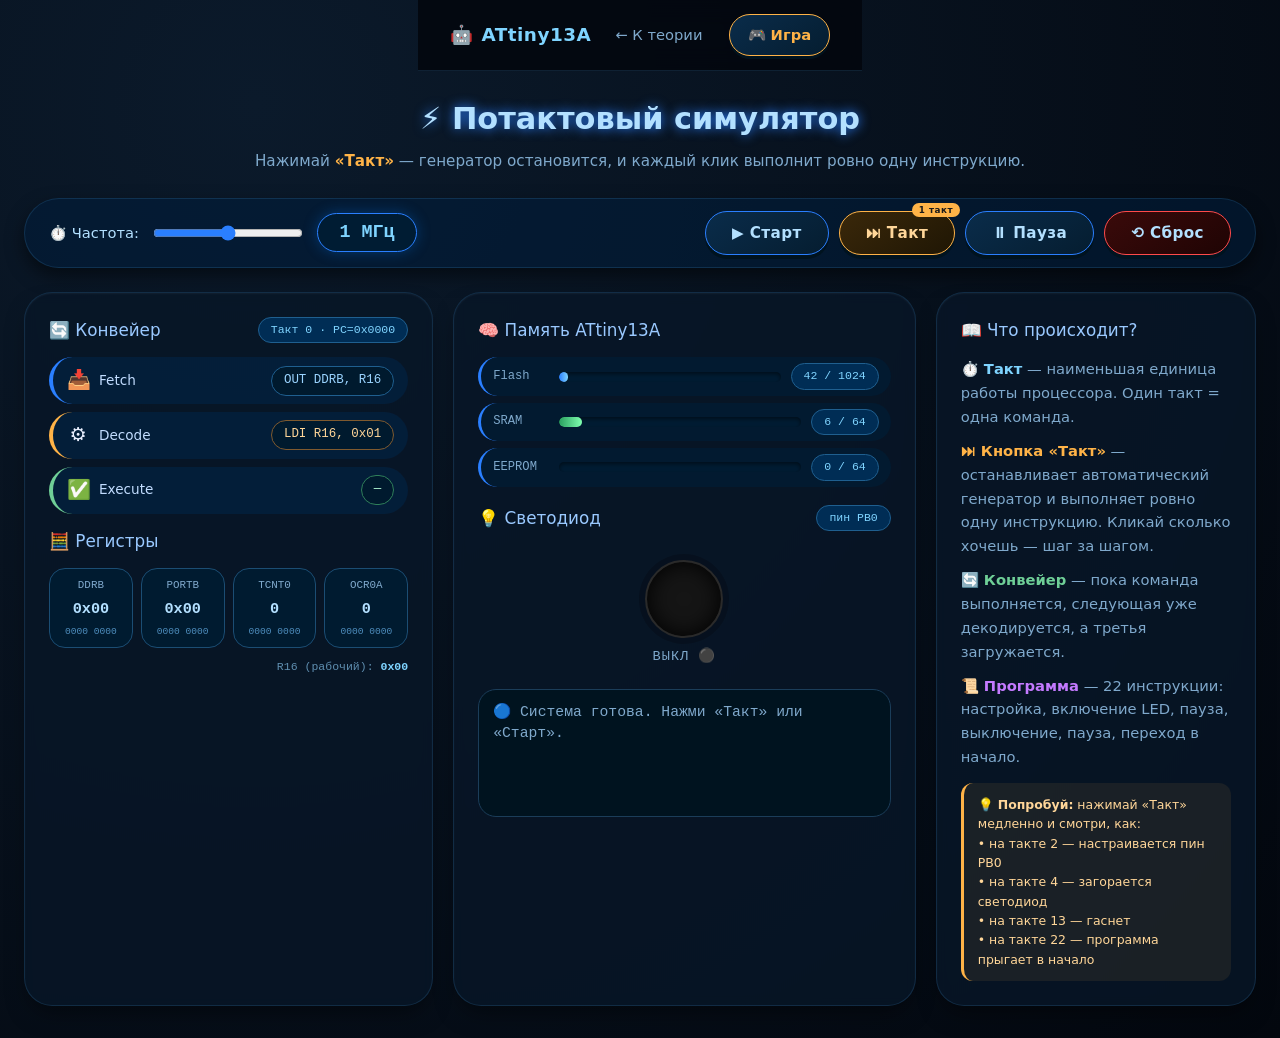
<file: game.html>
<!DOCTYPE html>
<html lang="ru">
<head>
  <meta charset="UTF-8">
  <meta name="viewport" content="width=device-width, initial-scale=1.0">
  <title>Симулятор ATtiny13A — потактовое выполнение</title>
  <link rel="stylesheet" href="style.css">
</head>
<body class="game-page">

  <!-- ═══ НАВИГАЦИЯ ═══ -->
  <nav class="nav">
    <a href="index.html" class="nav-logo">🤖 <span>ATtiny13A</span></a>
    <div class="nav-links">
      <a href="index.html">← К теории</a>
      <a href="game.html" class="nav-btn active">🎮 Игра</a>
    </div>
  </nav>

  <main class="game-container">
    <header class="game-header">
      <h1>⚡ Потактовый симулятор</h1>
      <p>Нажимай <strong>«Такт»</strong> — генератор остановится, и каждый клик выполнит ровно одну инструкцию.</p>
    </header>

    <!-- Панель управления -->
    <div class="control-panel">
      <div class="freq-slider">
        <label>⏱️ Частота:</label>
        <input type="range" id="freqSlider" min="0" max="4" step="1" value="2">
        <span class="freq-value" id="freqDisplay">1 МГц</span>
      </div>
      <div class="btn-group">
        <button class="btn" id="startBtn">▶ Старт</button>
        <button class="btn step" id="stepBtn">⏭ Такт</button>
        <button class="btn" id="pauseBtn">⏸ Пауза</button>
        <button class="btn reset" id="resetBtn">⟲ Сброс</button>
      </div>
    </div>

    <!-- Основная сетка -->
    <div class="main-grid">

      <!-- Левая колонка -->
      <div class="card">
        <h2>🔄 Конвейер <span class="badge-info" id="tickInfo">Такт 0 · PC=0x00</span></h2>
        <div class="pipeline">
          <div class="pipe-stage fetch" id="pipeFetch">
            <span class="pipe-icon">📥</span><span class="pipe-label">Fetch</span>
            <span class="pipe-code" id="fetchCode">—</span>
          </div>
          <div class="pipe-stage decode" id="pipeDecode">
            <span class="pipe-icon">⚙️</span><span class="pipe-label">Decode</span>
            <span class="pipe-code" id="decodeCode">—</span>
          </div>
          <div class="pipe-stage execute" id="pipeExecute">
            <span class="pipe-icon">✅</span><span class="pipe-label">Execute</span>
            <span class="pipe-code" id="executeCode">—</span>
          </div>
        </div>

        <h2 style="margin-top:14px;">🧮 Регистры</h2>
        <div class="reg-grid">
          <div class="reg-item" id="regDDRB">
            <div class="reg-name">DDRB</div>
            <div class="reg-value" id="ddrbVal">0x00</div>
            <div class="reg-binary" id="ddrbBin">0000 0000</div>
          </div>
          <div class="reg-item" id="regPORTB">
            <div class="reg-name">PORTB</div>
            <div class="reg-value" id="portbVal">0x00</div>
            <div class="reg-binary" id="portbBin">0000 0000</div>
          </div>
          <div class="reg-item" id="regTCNT0">
            <div class="reg-name">TCNT0</div>
            <div class="reg-value" id="tcnt0Val">0</div>
            <div class="reg-binary" id="tcnt0Bin">0000 0000</div>
          </div>
          <div class="reg-item" id="regOCR0A">
            <div class="reg-name">OCR0A</div>
            <div class="reg-value" id="ocr0aVal">0</div>
            <div class="reg-binary" id="ocr0aBin">0000 0000</div>
          </div>
        </div>
        <div class="r16-line">R16 (рабочий): <span id="r16Val">0x00</span></div>
      </div>

      <!-- Центральная колонка -->
      <div class="card">
        <h2>🧠 Память ATtiny13A</h2>
        <div class="memory-grid">
          <div class="mem-row">
            <span class="mem-label">Flash</span>
            <div class="mem-bar"><div class="mem-fill" id="flashFill" style="width:4%;"></div></div>
            <span class="badge-info" id="flashCount">42 / 1024</span>
          </div>
          <div class="mem-row">
            <span class="mem-label">SRAM</span>
            <div class="mem-bar"><div class="mem-fill green" id="sramFill" style="width:9%;"></div></div>
            <span class="badge-info" id="sramCount">6 / 64</span>
          </div>
          <div class="mem-row">
            <span class="mem-label">EEPROM</span>
            <div class="mem-bar"><div class="mem-fill orange" id="eepromFill" style="width:0%;"></div></div>
            <span class="badge-info" id="eepromCount">0 / 64</span>
          </div>
        </div>

        <h2 style="margin-top:18px;">💡 Светодиод <span class="badge-info">пин PB0</span></h2>
        <div class="led-area">
          <div class="led" id="led"></div>
          <div class="led-label" id="ledState">ВЫКЛ</div>
        </div>

        <div class="event-log" id="eventLog">
          <p>🔵 Система готова. Нажми «Такт» или «Старт».</p>
        </div>
      </div>

      <!-- Правая колонка -->
      <div class="card">
        <h2>📖 Что происходит?</h2>
        <div class="info-panel">
          <p><strong style="color:#7fd4ff;">⏱️ Такт</strong> — наименьшая единица работы процессора. Один такт = одна команда.</p>
          <p><strong style="color:#ffb347;">⏭ Кнопка «Такт»</strong> — останавливает автоматический генератор и выполняет ровно одну инструкцию. Кликай сколько хочешь — шаг за шагом.</p>
          <p><strong style="color:#6fcf97;">🔄 Конвейер</strong> — пока команда выполняется, следующая уже декодируется, а третья загружается.</p>
          <p><strong style="color:#c47aff;">📜 Программа</strong> — 22 инструкции: настройка, включение LED, пауза, выключение, пауза, переход в начало.</p>
        </div>
        <div class="hint-box">
          💡 <strong>Попробуй:</strong> нажимай «Такт» медленно и смотри, как:<br>
          • на такте 2 — настраивается пин PB0<br>
          • на такте 4 — загорается светодиод<br>
          • на такте 13 — гаснет<br>
          • на такте 22 — программа прыгает в начало
        </div>
      </div>
    </div>
  </main>

  <script src="game.js"></script>
</body>
</html>
</file>
<file: style.css>
/* ═══════════════════════════════════════════════════════════
   ПЕРЕМЕННЫЕ И БАЗА
═══════════════════════════════════════════════════════════ */
:root {
  --bg-deep: #03070e;
  --bg-mid: #0b1a2b;
  --bg-card: rgba(8, 22, 40, 0.82);
  --bg-panel: rgba(0, 30, 60, 0.55);
  --border-primary: rgba(80, 180, 255, 0.15);
  --accent-blue: #2a7fff;
  --accent-blue-light: #7fd4ff;
  --accent-orange: #ffb347;
  --accent-green: #6fcf97;
  --accent-red: #ff4a4a;
  --accent-purple: #c47aff;
  --text-primary: #eaf0ff;
  --text-secondary: #b3e0ff;
  --text-muted: #7fa9cc;
  --text-dim: #5f8fb0;
  --font-main: 'Segoe UI', 'Poppins', system-ui, sans-serif;
  --font-mono: 'Courier New', 'Consolas', monospace;
  --radius-lg: 48px;
  --radius-md: 28px;
  --radius-sm: 16px;
  --shadow-card: 0 12px 24px -8px rgba(0,0,0,0.5), inset 0 1px 2px rgba(255,255,255,0.05);
}

* { box-sizing: border-box; margin: 0; padding: 0; }

html { scroll-behavior: smooth; }

body {
  background: radial-gradient(circle at 20% 10%, var(--bg-mid), var(--bg-deep));
  color: var(--text-primary);
  font-family: var(--font-main);
  min-height: 100vh;
  line-height: 1.6;
  overflow-x: hidden;
}

a { color: inherit; text-decoration: none; }

/* ═══════════════════════════════════════════════════════════
   НАВИГАЦИЯ
═══════════════════════════════════════════════════════════ */
.nav {
  position: sticky;
  top: 0;
  z-index: 100;
  background: rgba(3, 7, 14, 0.85);
  backdrop-filter: blur(12px);
  border-bottom: 1px solid var(--border-primary);
  display: flex;
  align-items: center;
  justify-content: space-between;
  padding: 14px 32px;
  gap: 20px;
}
.nav-logo {
  display: flex;
  align-items: center;
  gap: 8px;
  font-size: 1.15rem;
  font-weight: 700;
  color: var(--text-secondary);
  letter-spacing: 0.5px;
}
.nav-logo span { color: var(--accent-blue-light); }
.nav-links {
  display: flex;
  align-items: center;
  gap: 22px;
  flex-wrap: wrap;
}
.nav-links a {
  color: var(--text-muted);
  font-size: 0.92rem;
  transition: 0.2s;
  padding: 6px 4px;
}
.nav-links a:hover { color: var(--accent-blue-light); }
.nav-btn {
  background: linear-gradient(145deg, #0a2c4a, #051d30);
  border: 1px solid var(--accent-blue);
  color: var(--text-secondary) !important;
  padding: 8px 18px !important;
  border-radius: 40px;
  font-weight: 600;
  box-shadow: 0 3px 0 #00131f;
}
.nav-btn:hover {
  background: linear-gradient(145deg, #124a77, #0a2c4a);
  box-shadow: 0 3px 0 #002b44, 0 0 16px var(--accent-blue);
  transform: translateY(-1px);
}
.nav-btn.active { border-color: var(--accent-orange); color: var(--accent-orange) !important; }

/* ═══════════════════════════════════════════════════════════
   ГЛАВНАЯ: HERO
═══════════════════════════════════════════════════════════ */
.hero {
  display: grid;
  grid-template-columns: 1.2fr 1fr;
  align-items: center;
  gap: 40px;
  max-width: 1200px;
  margin: 0 auto;
  padding: 70px 32px 60px;
}
.hero-badge {
  display: inline-block;
  background: rgba(42, 127, 255, 0.15);
  border: 1px solid var(--accent-blue);
  color: var(--accent-blue-light);
  padding: 5px 14px;
  border-radius: 40px;
  font-size: 0.8rem;
  letter-spacing: 0.5px;
  margin-bottom: 18px;
}
.hero h1 {
  font-size: 3.2rem;
  line-height: 1.1;
  font-weight: 700;
  margin-bottom: 20px;
  color: var(--text-secondary);
  letter-spacing: -0.5px;
}
.hero h1 span {
  color: var(--accent-blue-light);
  text-shadow: 0 0 24px var(--accent-blue);
}
.hero-lead {
  font-size: 1.1rem;
  color: var(--text-muted);
  margin-bottom: 28px;
  max-width: 560px;
}
.hero-buttons { display: flex; gap: 14px; flex-wrap: wrap; }
.hero-visual { display: flex; justify-content: center; }
.hero-chip {
  width: 100%;
  max-width: 360px;
  filter: drop-shadow(0 0 40px rgba(42, 127, 255, 0.35));
  animation: floatChip 4s ease-in-out infinite;
}
@keyframes floatChip {
  0%, 100% { transform: translateY(0); }
  50% { transform: translateY(-10px); }
}
.chip-led { animation: chipBlink 1.2s infinite; }
@keyframes chipBlink {
  0%, 45% { opacity: 1; filter: drop-shadow(0 0 8px #ff4a4a); }
  50%, 100% { opacity: 0.35; filter: none; }
}

/* ═══════════════════════════════════════════════════════════
   КНОПКИ
═══════════════════════════════════════════════════════════ */
.btn {
  display: inline-flex;
  align-items: center;
  gap: 8px;
  padding: 12px 26px;
  border-radius: 40px;
  font-weight: 600;
  font-size: 0.95rem;
  cursor: pointer;
  transition: 0.2s;
  border: 1px solid var(--accent-blue);
  background: linear-gradient(145deg, #0a2c4a, #051d30);
  color: var(--text-secondary);
  box-shadow: 0 4px 0 #00131f;
  letter-spacing: 0.4px;
  user-select: none;
  font-family: inherit;
}
.btn:hover {
  background: linear-gradient(145deg, #124a77, #0a2c4a);
  box-shadow: 0 4px 0 #002b44, 0 0 20px var(--accent-blue);
  transform: translateY(-2px);
}
.btn:active { transform: translateY(2px); box-shadow: 0 1px 0 #00131f; }
.btn-primary {
  background: linear-gradient(145deg, #2a7fff, #1253b0);
  border-color: var(--accent-blue-light);
  color: #fff;
  box-shadow: 0 4px 0 #003066, 0 0 24px rgba(42, 127, 255, 0.4);
}
.btn-primary:hover {
  background: linear-gradient(145deg, #4a9fff, #1a63c0);
  box-shadow: 0 4px 0 #003066, 0 0 36px rgba(42, 127, 255, 0.7);
}
.btn-ghost {
  background: transparent;
  border-color: var(--text-muted);
  color: var(--text-muted);
  box-shadow: none;
}
.btn-ghost:hover {
  background: rgba(127, 169, 204, 0.1);
  color: var(--accent-blue-light);
  border-color: var(--accent-blue-light);
  box-shadow: none;
}
.btn-large { padding: 16px 40px; font-size: 1.1rem; }

/* ═══════════════════════════════════════════════════════════
   СЕКЦИИ
═══════════════════════════════════════════════════════════ */
.section {
  max-width: 1200px;
  margin: 0 auto;
  padding: 60px 32px;
}
.section h2 {
  font-size: 2.2rem;
  font-weight: 600;
  color: var(--text-secondary);
  margin-bottom: 20px;
  letter-spacing: -0.3px;
}
.section .lead {
  font-size: 1.05rem;
  color: var(--text-muted);
  max-width: 780px;
  margin-bottom: 36px;
}

/* ═══════════════════════════════════════════════════════════
   СЕТКИ
═══════════════════════════════════════════════════════════ */
.grid-2 { display: grid; grid-template-columns: 1fr 1fr; gap: 24px; }
.grid-3 { display: grid; grid-template-columns: repeat(3, 1fr); gap: 20px; }

/* ═══════════════════════════════════════════════════════════
   КАРТОЧКИ
═══════════════════════════════════════════════════════════ */
.card {
  background: var(--bg-card);
  backdrop-filter: blur(6px);
  border-radius: var(--radius-md);
  padding: 24px;
  border: 1px solid var(--border-primary);
  box-shadow: var(--shadow-card);
  transition: 0.3s;
}
.card:hover {
  border-color: rgba(42, 127, 255, 0.4);
  transform: translateY(-3px);
  box-shadow: 0 16px 30px -10px rgba(0,0,0,0.6), 0 0 30px rgba(42, 127, 255, 0.1);
}
.card h3 {
  font-size: 1.1rem;
  font-weight: 600;
  color: var(--text-secondary);
  margin-bottom: 10px;
}
.card p { color: var(--text-muted); font-size: 0.92rem; margin-bottom: 8px; }
.card p:last-child { margin-bottom: 0; }
.card-icon {
  font-size: 2rem;
  margin-bottom: 12px;
  display: block;
}
.card-highlight { border-color: rgba(255, 179, 71, 0.3); }

/* ═══════════════════════════════════════════════════════════
   АНАЛОГИИ
═══════════════════════════════════════════════════════════ */
.analogy {
  display: flex;
  gap: 16px;
  align-items: flex-start;
  background: rgba(255, 179, 71, 0.06);
  border-left: 4px solid var(--accent-orange);
  border-radius: var(--radius-sm);
  padding: 18px 22px;
  margin-top: 28px;
  color: var(--text-secondary);
  font-size: 0.95rem;
  line-height: 1.6;
}
.analogy-icon {
  font-size: 1.8rem;
  flex-shrink: 0;
  line-height: 1;
}
.analogy i { color: var(--accent-orange); font-style: normal; font-weight: 600; }

/* ═══════════════════════════════════════════════════════════
   ТАБЛИЦА ХАРАКТЕРИСТИК
═══════════════════════════════════════════════════════════ */
.spec-table { width: 100%; border-collapse: collapse; margin-top: 6px; }
.spec-table td {
  padding: 10px 4px;
  border-bottom: 1px solid rgba(127, 169, 204, 0.15);
  font-size: 0.92rem;
  color: var(--text-muted);
}
.spec-table td:last-child { text-align: right; color: var(--accent-blue-light); font-family: var(--font-mono); }
.spec-table tr:last-child td { border-bottom: none; }

/* ═══════════════════════════════════════════════════════════
   СРАВНЕНИЕ
═══════════════════════════════════════════════════════════ */
.compare-row {
  display: grid;
  grid-template-columns: 90px 1fr auto;
  gap: 10px;
  align-items: center;
  margin-bottom: 10px;
  font-size: 0.82rem;
  color: var(--text-muted);
  font-family: var(--font-mono);
}
.compare-bar {
  height: 8px;
  background: #001c33;
  border-radius: 10px;
  overflow: hidden;
  display: block;
}
.compare-bar span {
  display: block;
  height: 100%;
  background: linear-gradient(90deg, var(--accent-blue), var(--accent-blue-light));
  border-radius: 10px;
}

/* ═══════════════════════════════════════════════════════════
   ТЕОРИЯ: БЛОКИ
═══════════════════════════════════════════════════════════ */
.theory-block {
  display: grid;
  grid-template-columns: 1.2fr 1fr;
  gap: 30px;
  align-items: center;
  background: rgba(8, 22, 40, 0.55);
  border-radius: var(--radius-md);
  padding: 28px;
  margin-bottom: 24px;
  border: 1px solid var(--border-primary);
}
.theory-block.reverse { grid-template-columns: 1fr 1.2fr; }
.theory-block.reverse .theory-visual { order: -1; }
.theory-block h3 {
  font-size: 1.25rem;
  color: var(--text-secondary);
  margin-bottom: 12px;
}
.theory-block p {
  color: var(--text-muted);
  font-size: 0.95rem;
  margin-bottom: 10px;
}
.theory-block b { color: var(--accent-blue-light); font-weight: 600; }
.theory-block i { color: var(--accent-orange); font-style: normal; font-weight: 600; }
.theory-visual svg { width: 100%; display: block; }

.reg-demo {
  display: grid;
  grid-template-columns: 1fr 1fr;
  gap: 10px;
}
.reg-box {
  background: #001b30;
  border: 1px solid var(--accent-blue);
  border-radius: 12px;
  padding: 12px;
  display: flex;
  justify-content: space-between;
  align-items: center;
  font-family: var(--font-mono);
}
.reg-box span { color: var(--text-muted); font-size: 0.8rem; }
.reg-box b { color: var(--accent-blue-light); font-size: 1rem; }

/* ═══════════════════════════════════════════════════════════
   ПАМЯТЬ: КАРТОЧКИ
═══════════════════════════════════════════════════════════ */
.memory-card { border-left: 4px solid var(--accent-blue); }
.memory-flash { border-left-color: var(--accent-blue); }
.memory-sram { border-left-color: var(--accent-green); }
.memory-eeprom { border-left-color: var(--accent-orange); }
.memory-note {
  font-size: 0.78rem !important;
  color: var(--text-dim) !important;
  font-family: var(--font-mono);
  margin-top: 12px !important;
  padding-top: 10px;
  border-top: 1px dashed rgba(127, 169, 204, 0.2);
}

/* ═══════════════════════════════════════════════════════════
   ПИНЫ: ШАГИ
═══════════════════════════════════════════════════════════ */
.steps-list {
  margin-left: 20px;
  color: var(--text-muted);
  font-size: 0.92rem;
  line-height: 1.8;
}
.steps-list code {
  background: #001a2e;
  padding: 2px 8px;
  border-radius: 6px;
  color: var(--accent-blue-light);
  font-family: var(--font-mono);
  font-size: 0.85rem;
}
.circuit-svg { width: 100%; height: auto; margin-top: 8px; }

/* ═══════════════════════════════════════════════════════════
   КОДОВЫЕ БЛОКИ
═══════════════════════════════════════════════════════════ */
.code-block {
  background: #00131f;
  border: 1px solid #1b3d59;
  border-radius: 12px;
  padding: 14px;
  margin-top: 14px;
  overflow-x: auto;
  font-family: var(--font-mono);
  font-size: 0.82rem;
  color: #b3e0ff;
  line-height: 1.6;
}
.code-block pre { white-space: pre; }
.c-comment { color: #4f8fbf; }

.code-card { padding: 0; overflow: hidden; }
.code-header {
  display: flex;
  justify-content: space-between;
  align-items: center;
  padding: 12px 20px;
  background: rgba(0, 30, 55, 0.8);
  border-bottom: 1px solid #1b3d59;
  font-family: var(--font-mono);
  font-size: 0.85rem;
  color: var(--accent-blue-light);
}
.code-badge {
  background: var(--accent-orange);
  color: #1a1a1a;
  padding: 3px 12px;
  border-radius: 20px;
  font-size: 0.72rem;
  font-weight: 700;
}
.code-large {
  padding: 20px;
  font-family: var(--font-mono);
  font-size: 0.88rem;
  line-height: 1.9;
  color: #b3e0ff;
  overflow-x: auto;
}
.c-key { color: var(--accent-orange); font-weight: 700; }
.c-num2 { color: var(--accent-green); font-weight: 700; }
.c-num { color: var(--text-dim); font-size: 0.78rem; }

/* ═══════════════════════════════════════════════════════════
   ШАГИ (цифры)
═══════════════════════════════════════════════════════════ */
.step-card {
  background: rgba(8, 22, 40, 0.6);
  border: 1px solid var(--border-primary);
  border-radius: var(--radius-sm);
  padding: 20px;
  position: relative;
}
.step-num {
  width: 36px;
  height: 36px;
  border-radius: 50%;
  background: linear-gradient(135deg, var(--accent-blue), var(--accent-blue-light));
  color: #001a2e;
  font-weight: 800;
  font-size: 1rem;
  display: flex;
  align-items: center;
  justify-content: center;
  margin-bottom: 12px;
  box-shadow: 0 0 20px rgba(42, 127, 255, 0.4);
}
.step-card h4 {
  color: var(--text-secondary);
  font-size: 1rem;
  margin-bottom: 8px;
}
.step-card p { color: var(--text-muted); font-size: 0.85rem; }

/* ═══════════════════════════════════════════════════════════
   CTA
═══════════════════════════════════════════════════════════ */
.cta {
  max-width: 900px;
  margin: 60px auto;
  padding: 50px 40px;
  text-align: center;
  background: linear-gradient(135deg, rgba(42, 127, 255, 0.15), rgba(196, 122, 255, 0.1));
  border: 1px solid rgba(42, 127, 255, 0.35);
  border-radius: var(--radius-lg);
  box-shadow: 0 0 60px rgba(42, 127, 255, 0.15);
}
.cta h2 {
  font-size: 2rem;
  color: var(--text-secondary);
  margin-bottom: 14px;
}
.cta p {
  color: var(--text-muted);
  max-width: 600px;
  margin: 0 auto 28px;
  font-size: 1rem;
}
.cta b { color: var(--accent-orange); }

/* ═══════════════════════════════════════════════════════════
   FOOTER
═══════════════════════════════════════════════════════════ */
.footer {
  text-align: center;
  padding: 30px;
  color: var(--text-dim);
  font-size: 0.85rem;
  border-top: 1px solid var(--border-primary);
  margin-top: 40px;
}

/* ═══════════════════════════════════════════════════════════
   ═══════════════  СТИЛИ ДЛЯ ИГРЫ  ═════════════════════════
═══════════════════════════════════════════════════════════ */
.game-page {
  display: flex;
  flex-direction: column;
  align-items: center;
}
.game-container {
  max-width: 1320px;
  width: 100%;
  padding: 24px 24px 32px;
}
.game-header {
  text-align: center;
  margin-bottom: 24px;
}
.game-header h1 {
  font-size: 1.9rem;
  color: var(--text-secondary);
  margin-bottom: 6px;
  text-shadow: 0 0 12px var(--accent-blue);
}
.game-header p { color: var(--text-muted); font-size: 0.95rem; }
.game-header strong { color: var(--accent-orange); }

.control-panel {
  display: flex;
  flex-wrap: wrap;
  align-items: center;
  gap: 18px;
  background: var(--bg-panel);
  border-radius: 60px;
  padding: 12px 24px;
  margin-bottom: 24px;
  border: 1px solid var(--border-primary);
  box-shadow: 0 8px 18px rgba(0, 0, 0, 0.5);
}
.freq-slider {
  display: flex;
  align-items: center;
  gap: 14px;
  flex: 2 1 280px;
}
.freq-slider label {
  color: var(--text-secondary);
  font-size: 0.92rem;
  white-space: nowrap;
}
input[type="range"] {
  width: 150px;
  accent-color: var(--accent-blue);
  cursor: pointer;
}
.freq-value {
  font-family: var(--font-mono);
  font-weight: 700;
  font-size: 1.15rem;
  background: #001c33;
  padding: 4px 14px;
  border-radius: 30px;
  border: 1px solid var(--accent-blue);
  color: var(--accent-blue-light);
  min-width: 100px;
  text-align: center;
  box-shadow: 0 0 14px rgba(0, 102, 204, 0.4);
}
.btn-group { display: flex; gap: 10px; flex-wrap: wrap; }
.btn.step {
  border-color: var(--accent-orange);
  background: linear-gradient(145deg, #3a280a, #1f1604);
  color: #ffd699;
  position: relative;
}
.btn.step:hover {
  background: linear-gradient(145deg, #5a4010, #3a280a);
  box-shadow: 0 4px 0 #1f1604, 0 0 22px var(--accent-orange);
}
.btn.step::after {
  content: '1 такт';
  position: absolute;
  top: -9px;
  right: -6px;
  background: var(--accent-orange);
  color: #1a1a1a;
  font-size: 0.55rem;
  padding: 2px 7px;
  border-radius: 10px;
  font-weight: 800;
  letter-spacing: 0.5px;
}
.btn.step.flash { animation: btnPulse 0.25s ease-out; }
@keyframes btnPulse {
  0%   { box-shadow: 0 4px 0 #1f1604, 0 0 0 var(--accent-orange); transform: scale(1); }
  50%  { box-shadow: 0 4px 0 #1f1604, 0 0 30px var(--accent-orange); transform: scale(1.04); }
  100% { box-shadow: 0 4px 0 #1f1604, 0 0 0 var(--accent-orange); transform: scale(1); }
}
.btn.reset {
  border-color: var(--accent-red);
  background: linear-gradient(145deg, #3a0a0a, #1f0404);
}
.btn.reset:hover {
  background: linear-gradient(145deg, #5a1010, #2f0606);
  box-shadow: 0 4px 0 #1f0404, 0 0 18px var(--accent-red);
}

.main-grid {
  display: grid;
  grid-template-columns: 1.15fr 1.3fr 0.9fr;
  gap: 20px;
}
.main-grid .card h2 {
  font-size: 1.05rem;
  font-weight: 500;
  color: #9ac9ff;
  margin-bottom: 14px;
  display: flex;
  align-items: center;
  gap: 8px;
}
.badge-info {
  background: #002d55;
  padding: 3px 12px;
  border-radius: 40px;
  font-size: 0.72rem;
  color: var(--accent-blue-light);
  margin-left: auto;
  font-family: var(--font-mono);
  border: 1px solid #1f5f8f;
  white-space: nowrap;
}

/* Конвейер */
.pipeline { display: flex; flex-direction: column; gap: 8px; margin-bottom: 14px; }
.pipe-stage {
  display: flex;
  align-items: center;
  gap: 10px;
  background: rgba(0, 40, 80, 0.45);
  border-radius: 40px;
  padding: 8px 14px;
  border-left: 4px solid var(--accent-blue);
  transition: 0.2s;
}
.pipe-stage.fetch { border-left-color: var(--accent-blue); }
.pipe-stage.decode { border-left-color: var(--accent-orange); }
.pipe-stage.execute { border-left-color: var(--accent-green); }
.pipe-stage.executed-flash { animation: execFlash 0.5s ease-out; }
@keyframes execFlash {
  0%   { background: rgba(111, 207, 151, 0.5); box-shadow: 0 0 24px rgba(111, 207, 151, 0.6); }
  100% { background: rgba(0, 40, 80, 0.45); box-shadow: none; }
}
.pipe-icon { font-size: 1.2rem; width: 22px; text-align: center; }
.pipe-label { color: #c2ddff; font-size: 0.85rem; min-width: 64px; }
.pipe-code {
  font-family: var(--font-mono);
  margin-left: auto;
  background: #001a2e;
  padding: 4px 12px;
  border-radius: 30px;
  font-size: 0.78rem;
  color: #9ad4ff;
  border: 1px solid #1f5f8f;
  white-space: nowrap;
  overflow: hidden;
  text-overflow: ellipsis;
  max-width: 62%;
}
.pipe-stage.execute .pipe-code { color: #b6ffd9; border-color: #2f7f5a; }
.pipe-stage.decode .pipe-code { color: #ffd699; border-color: #7f5a2f; }

/* Регистры */
.reg-grid {
  display: grid;
  grid-template-columns: repeat(4, 1fr);
  gap: 8px;
  margin: 10px 0;
}
.reg-item {
  background: #001b30;
  border-radius: 16px;
  padding: 8px 6px;
  text-align: center;
  border: 1px solid #1b4d73;
  transition: 0.2s;
  font-family: var(--font-mono);
}
.reg-item.highlight {
  border-color: var(--accent-green);
  box-shadow: 0 0 18px rgba(111, 207, 151, 0.4);
  background: #0a2a1a;
  animation: regPulse 0.4s ease-out;
}
@keyframes regPulse { 0% { transform: scale(1.08); } 100% { transform: scale(1); } }
.reg-name { font-size: 0.68rem; text-transform: uppercase; color: var(--text-muted); }
.reg-value { font-size: 0.95rem; font-weight: 700; color: var(--text-secondary); margin-top: 2px; }
.reg-binary { font-size: 0.6rem; color: #4f8fbf; margin-top: 3px; }
.r16-line { font-size: 0.72rem; color: var(--text-dim); margin-top: 6px; text-align: right; font-family: var(--font-mono); }
.r16-line span { color: var(--accent-blue-light); font-weight: 700; }

/* Память */
.memory-grid { display: flex; flex-direction: column; gap: 7px; margin-top: 8px; }
.mem-row {
  display: flex;
  align-items: center;
  gap: 10px;
  background: rgba(0, 30, 55, 0.6);
  border-radius: 20px;
  padding: 6px 12px;
  border-left: 3px solid var(--accent-blue);
}
.mem-label { font-size: 0.76rem; color: var(--text-muted); min-width: 56px; font-family: var(--font-mono); }
.mem-bar {
  flex: 1;
  height: 10px;
  background: #001c33;
  border-radius: 20px;
  overflow: hidden;
  box-shadow: inset 0 2px 4px rgba(0,0,0,0.5);
}
.mem-fill {
  height: 100%;
  background: linear-gradient(90deg, var(--accent-blue), var(--accent-blue-light));
  border-radius: 20px;
  transition: width 0.5s ease;
}
.mem-fill.green { background: linear-gradient(90deg, #2a9f5f, #7fffaf); }
.mem-fill.orange { background: linear-gradient(90deg, #c47a10, #ffd47f); }

/* Светодиод */
.led-area { display: flex; flex-direction: column; align-items: center; padding: 14px 0 8px; }
.led {
  width: 78px;
  height: 78px;
  border-radius: 50%;
  background: #151515;
  box-shadow: 0 0 0 6px rgba(0,0,0,0.2), inset 0 0 22px #000;
  border: 2px solid #2a2a2a;
  margin-bottom: 8px;
  transition: background 0.08s, box-shadow 0.08s;
}
.led.on {
  background: radial-gradient(circle at 35% 30%, #ff8a8a, #ff1a1a 60%, #a80000);
  box-shadow: 0 0 30px rgba(255,0,0,0.8), 0 0 60px rgba(255,0,0,0.5), inset 0 0 20px #ffaaaa;
  border-color: #ffaaaa;
  animation: ledGlow 0.4s infinite alternate;
}
@keyframes ledGlow {
  0%   { box-shadow: 0 0 20px rgba(255,0,0,0.8), 0 0 40px rgba(255,0,0,0.5); }
  100% { box-shadow: 0 0 50px #ff0000, 0 0 90px rgba(255,0,0,0.8), inset 0 0 30px #ffdddd; }
}
.led-label { font-family: var(--font-mono); font-size: 0.85rem; color: var(--text-muted); letter-spacing: 1px; }

/* Лог */
.event-log {
  margin-top: 14px;
  background: #00131f;
  border-radius: 18px;
  padding: 10px 14px;
  font-family: var(--font-mono);
  font-size: 0.75rem;
  color: var(--text-muted);
  border: 1px solid #1b3d59;
  height: 128px;
  overflow-y: auto;
}
.event-log p { padding: 2px 0; border-bottom: 1px solid #0f2a40; animation: logFade 0.4s; line-height: 1.4; }
.event-log p:last-child { border-bottom: none; }
@keyframes logFade { 0% { opacity: 0; transform: translateX(-6px); } 100% { opacity: 1; transform: translateX(0); } }
.log-step { color: var(--accent-orange); font-weight: 700; }
.log-led-on { color: #ff6b6b; font-weight: 700; }
.log-led-off { color: var(--text-muted); }
.log-info { color: var(--accent-blue-light); }

.info-panel { font-size: 0.84rem; line-height: 1.62; color: var(--text-muted); }
.info-panel p { margin-bottom: 10px; }
.hint-box {
  margin-top: 14px;
  padding: 12px 14px;
  background: rgba(255, 179, 71, 0.08);
  border-left: 3px solid var(--accent-orange);
  border-radius: 12px;
  font-size: 0.78rem;
  color: #ffd699;
  line-height: 1.55;
}

/* ═══════════════════════════════════════════════════════════
   АДАПТИВ
═══════════════════════════════════════════════════════════ */
@media (max-width: 1000px) {
  .hero { grid-template-columns: 1fr; text-align: center; padding: 50px 24px 40px; }
  .hero h1 { font-size: 2.4rem; }
  .hero-buttons { justify-content: center; }
  .hero-visual { order: -1; }
  .grid-3 { grid-template-columns: 1fr; }
  .theory-block, .theory-block.reverse { grid-template-columns: 1fr; }
  .theory-block.reverse .theory-visual { order: 0; }
  .main-grid { grid-template-columns: 1fr; }
  .nav { padding: 12px 20px; }
  .nav-links { gap: 14px; font-size: 0.85rem; }
}
@media (max-width: 640px) {
  .grid-2 { grid-template-columns: 1fr; }
  .section { padding: 40px 20px; }
  .section h2 { font-size: 1.6rem; }
  .hero h1 { font-size: 1.9rem; }
  .btn { padding: 10px 20px; font-size: 0.85rem; }
  .btn-large { padding: 14px 28px; font-size: 1rem; }
  .control-panel { border-radius: 24px; padding: 12px 16px; }
  .reg-grid { grid-template-columns: repeat(2, 1fr); }
  .nav-links a:not(.nav-btn) { display: none; }
}
</file>
